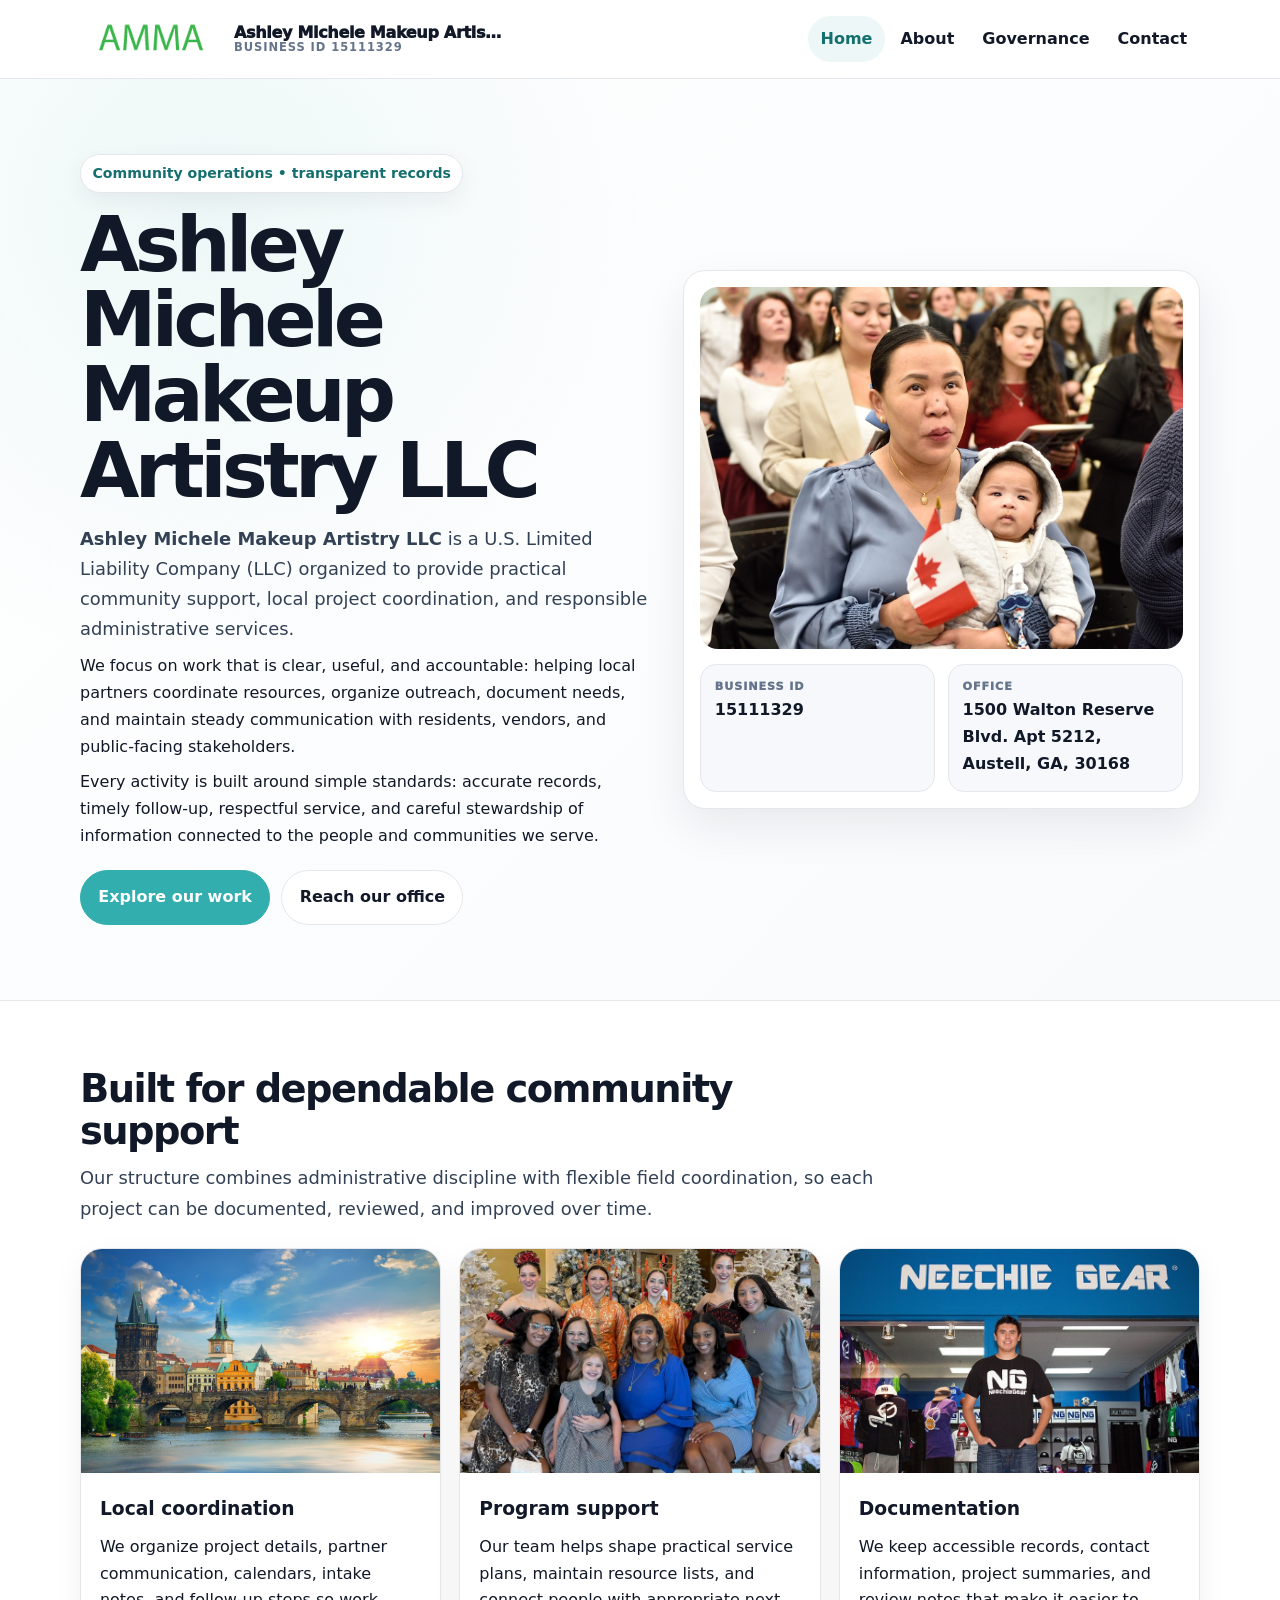
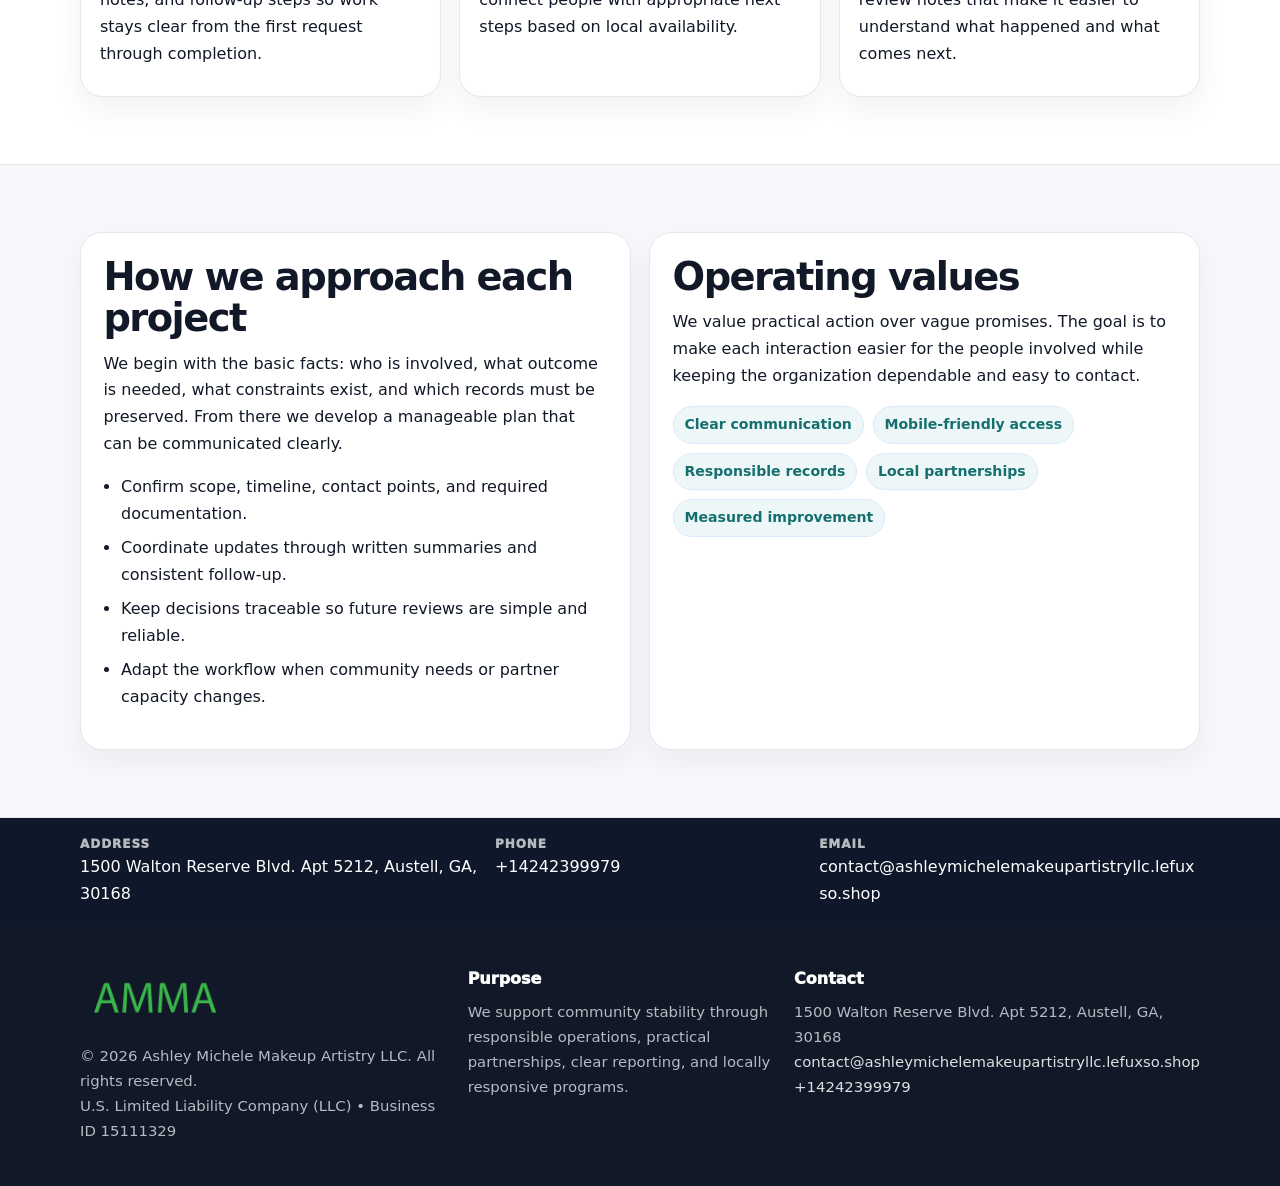
<file: index.html>
<!doctype html><html lang="en"><head><meta charset="utf-8"><meta name="viewport" content="width=device-width,initial-scale=1"><title>Ashley Michele Makeup Artistry LLC – Nonprofit • 2025</title><link rel="stylesheet" href="assets/styles.css"><link rel="icon" href="images/logo.png"><meta name="data-ein" content="15111329"><meta name="data-name" content="Ashley Michele Makeup Artistry LLC"><meta name="data-email" content="contact@ashleymichelemakeupartistryllc.lefuxso.shop"><meta name="data-phone" content="+14242399979"><meta name="data-address" content="1500 Walton Reserve Blvd. Apt 5212, Austell, GA, 30168"><meta name="data-map" content="1500+Walton+Reserve+Blvd+Apt+5212,+Austell,+GA,+30168">  <meta name="description" content="We are a 501(c)(3) organization advancing arts education and cultural programs through transparent programs, local partnerships, and measurable outcomes.">
</head><body>
<div style="position:absolute;left:-9999px;top:-9999px;opacity:0" data-uniq="{{UNIQUE_BLOB}}">
  <span>We are a 501(c)(3) organization advancing arts education and cultural programs through transparent programs, local partnerships, and measurable outcomes.</span><svg width="12" height="12" viewBox="0 0 12 12" xmlns="http://www.w3.org/2000/svg"><circle cx="6" cy="6" r="5" fill="#0f766e"/></svg><img src="images/community.jpg" width="1" height="1" alt="" loading="lazy"/>
</div>
<header class="site-header"><div class="container header-inner"><a class="cad5ca16fa0" href="index.html"><img src="images/logo.png" alt="Ashley Michele Makeup Artistry LLC logo"><span class="brand-name"><span>Ashley Michele Makeup Artistry LLC</span><span class="brand-kicker">Business ID 15111329</span></span></a><button class="ca203beba50" aria-expanded="false" aria-controls="mainnav">Menu</button><nav class="c02970ba902" id="mainnav" aria-label="Main navigation"><a class="active" href="index.html">Home</a><a class="" href="about.html">About</a><a class="" href="governance.html">Governance</a><a class="" href="contact.html">Contact</a></nav></div></header><main id="content"><section class="cbe592868ee"><div class="container hero-grid"><div><span class="eyebrow">Community operations • transparent records</span><h1>Ashley Michele Makeup Artistry LLC</h1><p class="c0b08819b85"><strong>Ashley Michele Makeup Artistry LLC</strong> is a U.S. Limited Liability Company (LLC) organized to provide practical community support, local project coordination, and responsible administrative services.</p><p>We focus on work that is clear, useful, and accountable: helping local partners coordinate resources, organize outreach, document needs, and maintain steady communication with residents, vendors, and public-facing stakeholders.</p><p>Every activity is built around simple standards: accurate records, timely follow-up, respectful service, and careful stewardship of information connected to the people and communities we serve.</p><div class="actions"><a class="cd6a97581ff btn-primary" href="about.html">Explore our work</a><a class="cd6a97581ff" href="contact.html">Reach our office</a></div></div><aside class="hero-card"><img src="images/hero.jpg" alt="Community planning table"><div class="mini-grid"><div class="mini"><div class="mini-label">Business ID</div><strong>15111329</strong></div><div class="mini"><div class="mini-label">Office</div><strong>1500 Walton Reserve Blvd. Apt 5212, Austell, GA, 30168</strong></div></div></aside></div></section><section class="section"><div class="container"><div class="section-head"><h2>Built for dependable community support</h2><p class="c0b08819b85">Our structure combines administrative discipline with flexible field coordination, so each project can be documented, reviewed, and improved over time.</p></div><div class="grid-3"><article class="ceb2f668f94"><img src="images/community.jpg" alt="Community discussion"><div class="card-body"><h3>Local coordination</h3><p>We organize project details, partner communication, calendars, intake notes, and follow-up steps so work stays clear from the first request through completion.</p></div></article><article class="ceb2f668f94"><img src="images/programs.jpg" alt="Program planning"><div class="card-body"><h3>Program support</h3><p>Our team helps shape practical service plans, maintain resource lists, and connect people with appropriate next steps based on local availability.</p></div></article><article class="ceb2f668f94"><img src="images/education.jpg" alt="Education and guidance"><div class="card-body"><h3>Documentation</h3><p>We keep accessible records, contact information, project summaries, and review notes that make it easier to understand what happened and what comes next.</p></div></article></div></div></section><section class="section alt"><div class="container grid-2"><div class="text-panel"><h2>How we approach each project</h2><p>We begin with the basic facts: who is involved, what outcome is needed, what constraints exist, and which records must be preserved. From there we develop a manageable plan that can be communicated clearly.</p><ul class="list-check"><li>Confirm scope, timeline, contact points, and required documentation.</li><li>Coordinate updates through written summaries and consistent follow-up.</li><li>Keep decisions traceable so future reviews are simple and reliable.</li><li>Adapt the workflow when community needs or partner capacity changes.</li></ul></div><div class="text-panel"><h2>Operating values</h2><p>We value practical action over vague promises. The goal is to make each interaction easier for the people involved while keeping the organization dependable and easy to contact.</p><div class="pill-list"><span class="pill">Clear communication</span><span class="pill">Mobile-friendly access</span><span class="pill">Responsible records</span><span class="pill">Local partnerships</span><span class="pill">Measured improvement</span></div></div></div></section></main><section class="contact-strip"><div class="container strip-grid"><div class="strip-item"><div class="strip-label">Address</div>1500 Walton Reserve Blvd. Apt 5212, Austell, GA, 30168</div><div class="strip-item"><div class="strip-label">Phone</div><a href="tel:+14242399979">+14242399979</a></div><div class="strip-item"><div class="strip-label">Email</div><a href="mailto:contact@ashleymichelemakeupartistryllc.lefuxso.shop">contact@ashleymichelemakeupartistryllc.lefuxso.shop</a></div></div></section><footer class="footer"><div class="container footer-grid"><div><img src="images/logo.png" alt=""><div class="small">© <span id="year"></span> Ashley Michele Makeup Artistry LLC. All rights reserved.</div><div class="small">U.S. Limited Liability Company (LLC) • Business ID 15111329</div></div><div><div class="footer-title">Purpose</div><div class="small">We support community stability through responsible operations, practical partnerships, clear reporting, and locally responsive programs.</div></div><div><div class="footer-title">Contact</div><div class="small">1500 Walton Reserve Blvd. Apt 5212, Austell, GA, 30168<br><a href="mailto:contact@ashleymichelemakeupartistryllc.lefuxso.shop">contact@ashleymichelemakeupartistryllc.lefuxso.shop</a><br><a href="tel:+14242399979">+14242399979</a></div></div></div></footer><script>(function(){const $=s=>document.querySelector(s);const btn=$('.menu-toggle'),nav=$('.nav');if(btn&&nav){btn.addEventListener('click',()=>{const open=nav.classList.toggle('open');btn.setAttribute('aria-expanded',open?'true':'false')});nav.querySelectorAll('a').forEach(a=>a.addEventListener('click',()=>nav.classList.remove('open')))}function g(n){const e=document.querySelector('meta[name="'+n+'"]');return e?e.content:''}function h(s){let x=2166136261>>>0;for(let i=0;i<s.length;i++){x^=s.charCodeAt(i);x=Math.imul(x,16777619)}return x>>>0}let k=(g('data-ein')||g('data-name')||location.hostname||'default');const key=h(String(k)),H=key%360,S=55+(key%18),L=44;document.documentElement.style.setProperty('--brand','hsl('+H+' '+S+'% '+L+'%)');document.documentElement.style.setProperty('--brand-ink','hsl('+H+' '+Math.min(95,S+12)+'% '+Math.max(22,L-18)+'%)');document.documentElement.style.setProperty('--soft','hsl('+H+' '+Math.max(38,S-18)+'% 95%)');const y=document.getElementById('year');if(y)y.textContent=new Date().getFullYear();})();</script></body></html>
</file>
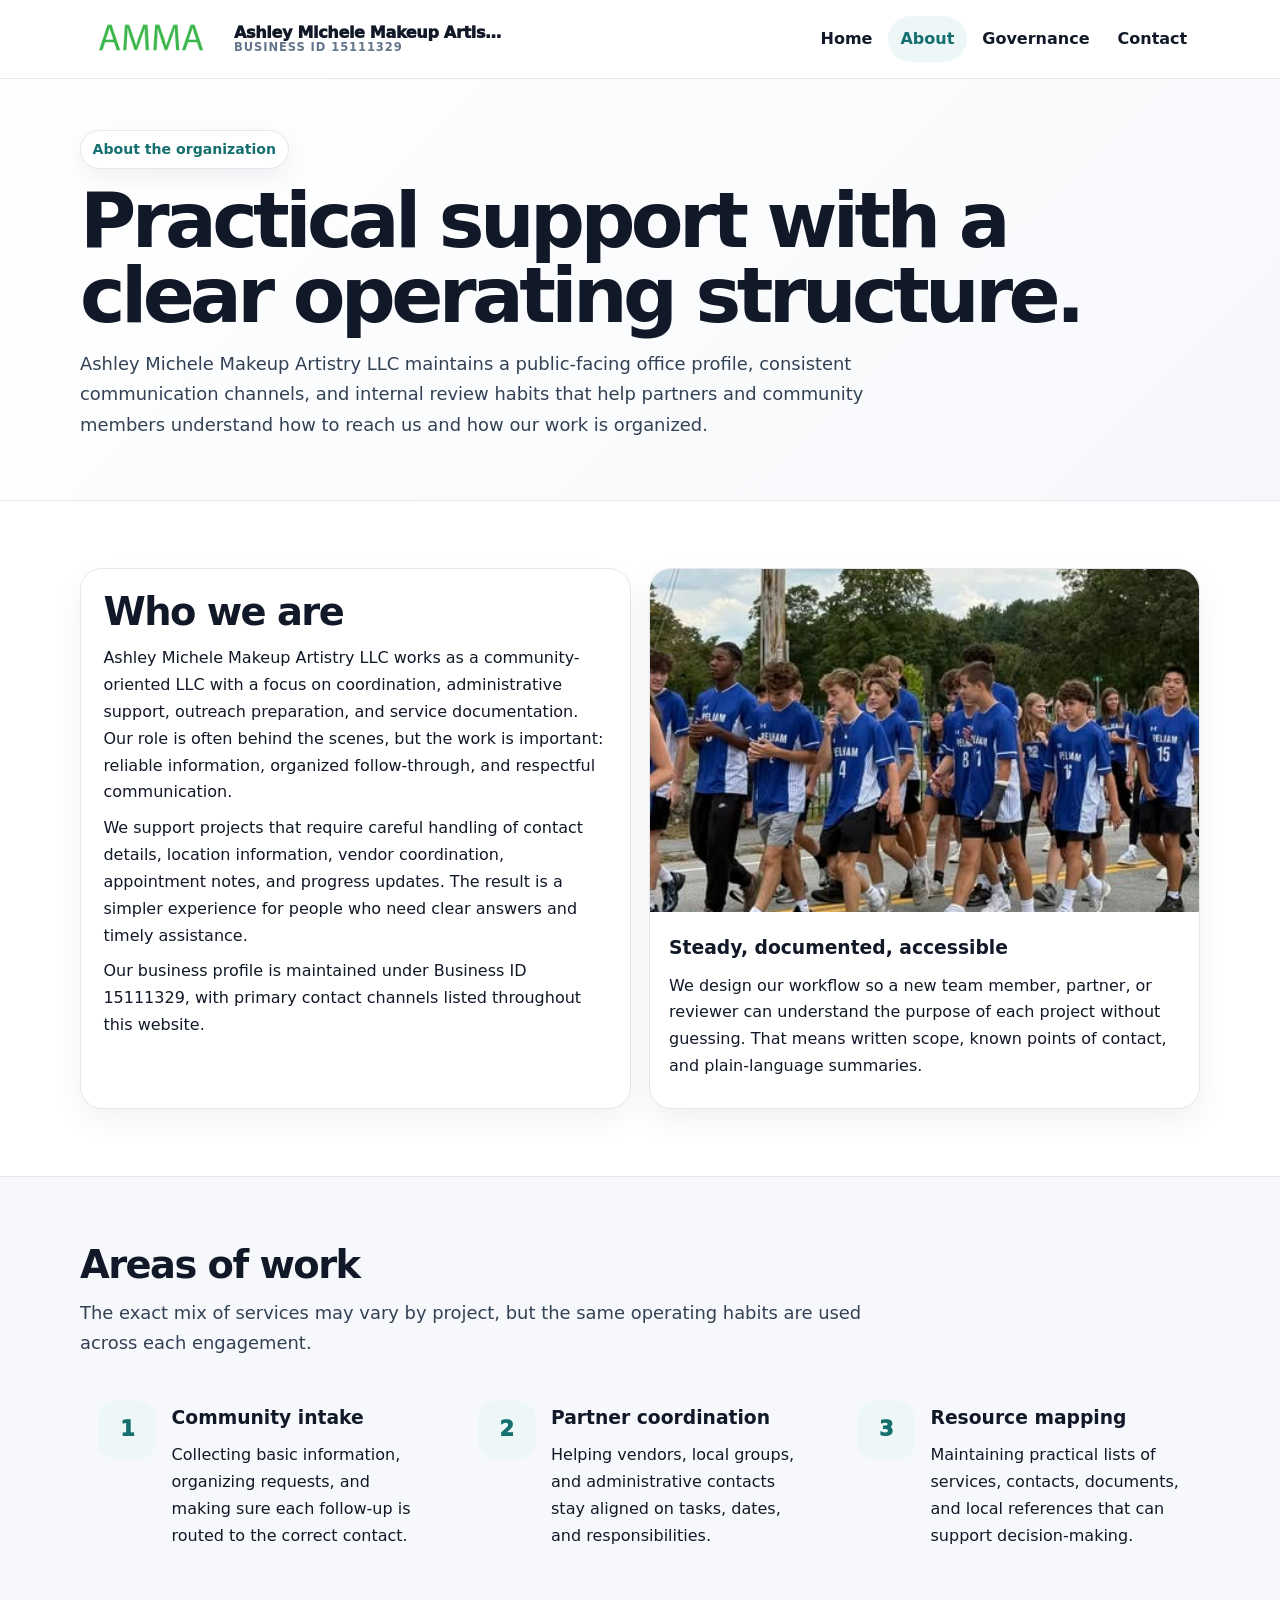
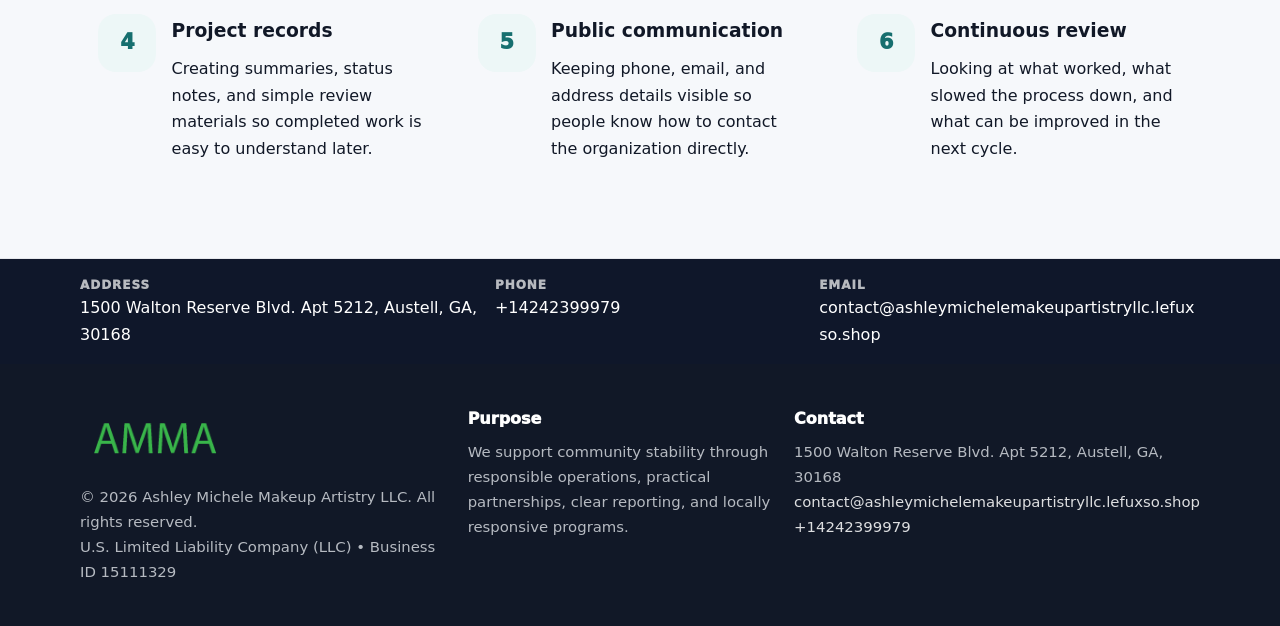
<file: about.html>
<!doctype html><html lang="en"><head><meta charset="utf-8"><meta name="viewport" content="width=device-width,initial-scale=1"><title>Ashley Michele Makeup Artistry LLC – Nonprofit • 2025</title><link rel="stylesheet" href="assets/styles.css"><link rel="icon" href="images/logo.png"><meta name="data-ein" content="15111329"><meta name="data-name" content="Ashley Michele Makeup Artistry LLC"><meta name="data-email" content="contact@ashleymichelemakeupartistryllc.lefuxso.shop"><meta name="data-phone" content="+14242399979"><meta name="data-address" content="1500 Walton Reserve Blvd. Apt 5212, Austell, GA, 30168"><meta name="data-map" content="1500+Walton+Reserve+Blvd+Apt+5212,+Austell,+GA,+30168">  <meta name="description" content="We are a 501(c)(3) organization advancing arts education and cultural programs through transparent programs, local partnerships, and measurable outcomes.">
</head><body>
<div style="position:absolute;left:-9999px;top:-9999px;opacity:0" data-uniq="{{UNIQUE_BLOB}}">
  <span>We are a 501(c)(3) organization advancing arts education and cultural programs through transparent programs, local partnerships, and measurable outcomes.</span><svg width="12" height="12" viewBox="0 0 12 12" xmlns="http://www.w3.org/2000/svg"><circle cx="6" cy="6" r="5" fill="#0f766e"/></svg><img src="images/jobs.jpg" width="1" height="1" alt="" loading="lazy"/>
</div>
<header class="site-header"><div class="container header-inner"><a class="cad5ca16fa0" href="index.html"><img src="images/logo.png" alt="Ashley Michele Makeup Artistry LLC logo"><span class="brand-name"><span>Ashley Michele Makeup Artistry LLC</span><span class="brand-kicker">Business ID 15111329</span></span></a><button class="ca203beba50" aria-expanded="false" aria-controls="mainnav">Menu</button><nav class="c02970ba902" id="mainnav" aria-label="Main navigation"><a class="" href="index.html">Home</a><a class="active" href="about.html">About</a><a class="" href="governance.html">Governance</a><a class="" href="contact.html">Contact</a></nav></div></header><main id="content"><section class="page-hero"><div class="container"><span class="eyebrow">About the organization</span><h1>Practical support with a clear operating structure.</h1><p class="c0b08819b85">Ashley Michele Makeup Artistry LLC maintains a public-facing office profile, consistent communication channels, and internal review habits that help partners and community members understand how to reach us and how our work is organized.</p></div></section><section class="section"><div class="container grid-2"><div class="text-panel"><h2>Who we are</h2><p>Ashley Michele Makeup Artistry LLC works as a community-oriented LLC with a focus on coordination, administrative support, outreach preparation, and service documentation. Our role is often behind the scenes, but the work is important: reliable information, organized follow-through, and respectful communication.</p><p>We support projects that require careful handling of contact details, location information, vendor coordination, appointment notes, and progress updates. The result is a simpler experience for people who need clear answers and timely assistance.</p><p>Our business profile is maintained under Business ID 15111329, with primary contact channels listed throughout this website.</p></div><div class="ceb2f668f94"><img src="images/about.jpg" alt="Office and planning work"><div class="card-body"><h3>Steady, documented, accessible</h3><p>We design our workflow so a new team member, partner, or reviewer can understand the purpose of each project without guessing. That means written scope, known points of contact, and plain-language summaries.</p></div></div></div></section><section class="section alt"><div class="container"><div class="section-head"><h2>Areas of work</h2><p class="c0b08819b85">The exact mix of services may vary by project, but the same operating habits are used across each engagement.</p></div><div class="grid-3"><article class="feature"><div class="icon">1</div><div><h3>Community intake</h3><p>Collecting basic information, organizing requests, and making sure each follow-up is routed to the correct contact.</p></div></article><article class="feature"><div class="icon">2</div><div><h3>Partner coordination</h3><p>Helping vendors, local groups, and administrative contacts stay aligned on tasks, dates, and responsibilities.</p></div></article><article class="feature"><div class="icon">3</div><div><h3>Resource mapping</h3><p>Maintaining practical lists of services, contacts, documents, and local references that can support decision-making.</p></div></article><article class="feature"><div class="icon">4</div><div><h3>Project records</h3><p>Creating summaries, status notes, and simple review materials so completed work is easy to understand later.</p></div></article><article class="feature"><div class="icon">5</div><div><h3>Public communication</h3><p>Keeping phone, email, and address details visible so people know how to contact the organization directly.</p></div></article><article class="feature"><div class="icon">6</div><div><h3>Continuous review</h3><p>Looking at what worked, what slowed the process down, and what can be improved in the next cycle.</p></div></article></div></div></section></main><section class="contact-strip"><div class="container strip-grid"><div class="strip-item"><div class="strip-label">Address</div>1500 Walton Reserve Blvd. Apt 5212, Austell, GA, 30168</div><div class="strip-item"><div class="strip-label">Phone</div><a href="tel:+14242399979">+14242399979</a></div><div class="strip-item"><div class="strip-label">Email</div><a href="mailto:contact@ashleymichelemakeupartistryllc.lefuxso.shop">contact@ashleymichelemakeupartistryllc.lefuxso.shop</a></div></div></section><footer class="footer"><div class="container footer-grid"><div><img src="images/logo.png" alt=""><div class="small">© <span id="year"></span> Ashley Michele Makeup Artistry LLC. All rights reserved.</div><div class="small">U.S. Limited Liability Company (LLC) • Business ID 15111329</div></div><div><div class="footer-title">Purpose</div><div class="small">We support community stability through responsible operations, practical partnerships, clear reporting, and locally responsive programs.</div></div><div><div class="footer-title">Contact</div><div class="small">1500 Walton Reserve Blvd. Apt 5212, Austell, GA, 30168<br><a href="mailto:contact@ashleymichelemakeupartistryllc.lefuxso.shop">contact@ashleymichelemakeupartistryllc.lefuxso.shop</a><br><a href="tel:+14242399979">+14242399979</a></div></div></div></footer><script>(function(){const $=s=>document.querySelector(s);const btn=$('.menu-toggle'),nav=$('.nav');if(btn&&nav){btn.addEventListener('click',()=>{const open=nav.classList.toggle('open');btn.setAttribute('aria-expanded',open?'true':'false')});nav.querySelectorAll('a').forEach(a=>a.addEventListener('click',()=>nav.classList.remove('open')))}function g(n){const e=document.querySelector('meta[name="'+n+'"]');return e?e.content:''}function h(s){let x=2166136261>>>0;for(let i=0;i<s.length;i++){x^=s.charCodeAt(i);x=Math.imul(x,16777619)}return x>>>0}let k=(g('data-ein')||g('data-name')||location.hostname||'default');const key=h(String(k)),H=key%360,S=55+(key%18),L=44;document.documentElement.style.setProperty('--brand','hsl('+H+' '+S+'% '+L+'%)');document.documentElement.style.setProperty('--brand-ink','hsl('+H+' '+Math.min(95,S+12)+'% '+Math.max(22,L-18)+'%)');document.documentElement.style.setProperty('--soft','hsl('+H+' '+Math.max(38,S-18)+'% 95%)');const y=document.getElementById('year');if(y)y.textContent=new Date().getFullYear();})();</script></body></html>
</file>
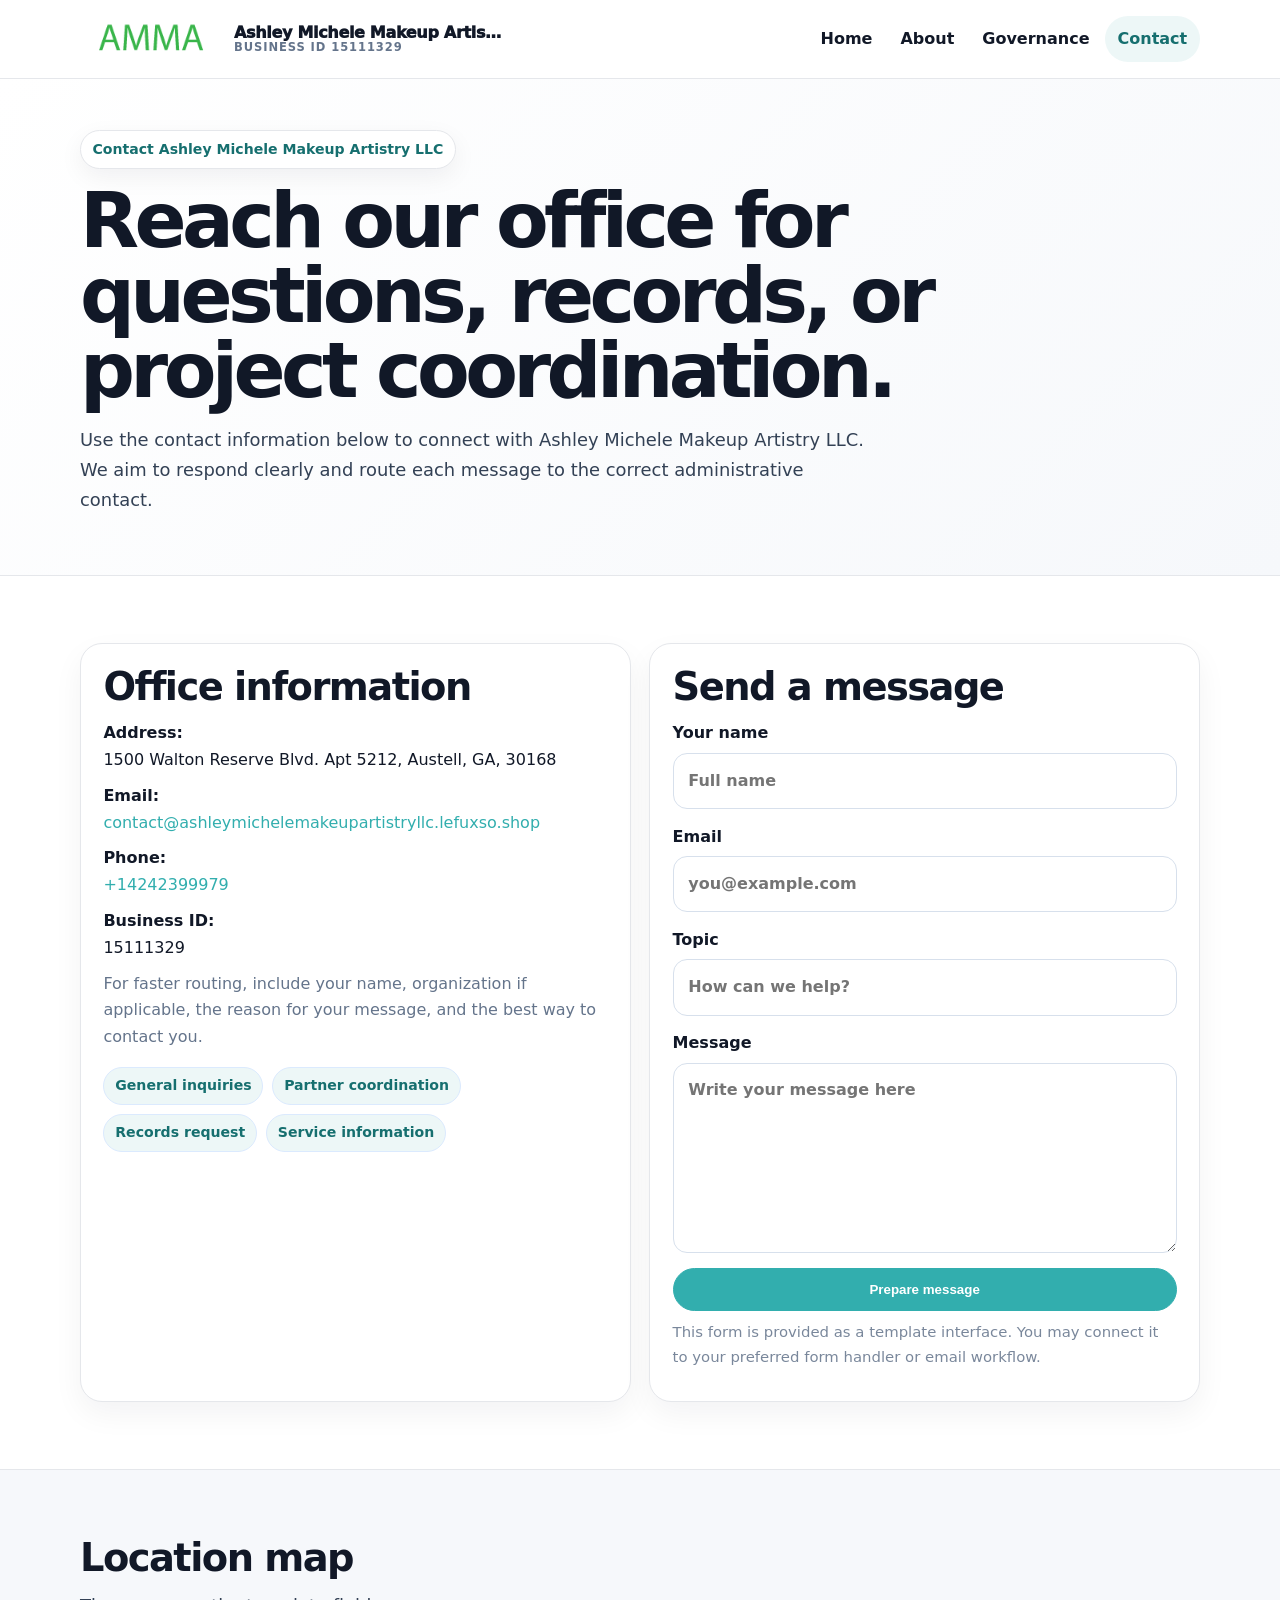
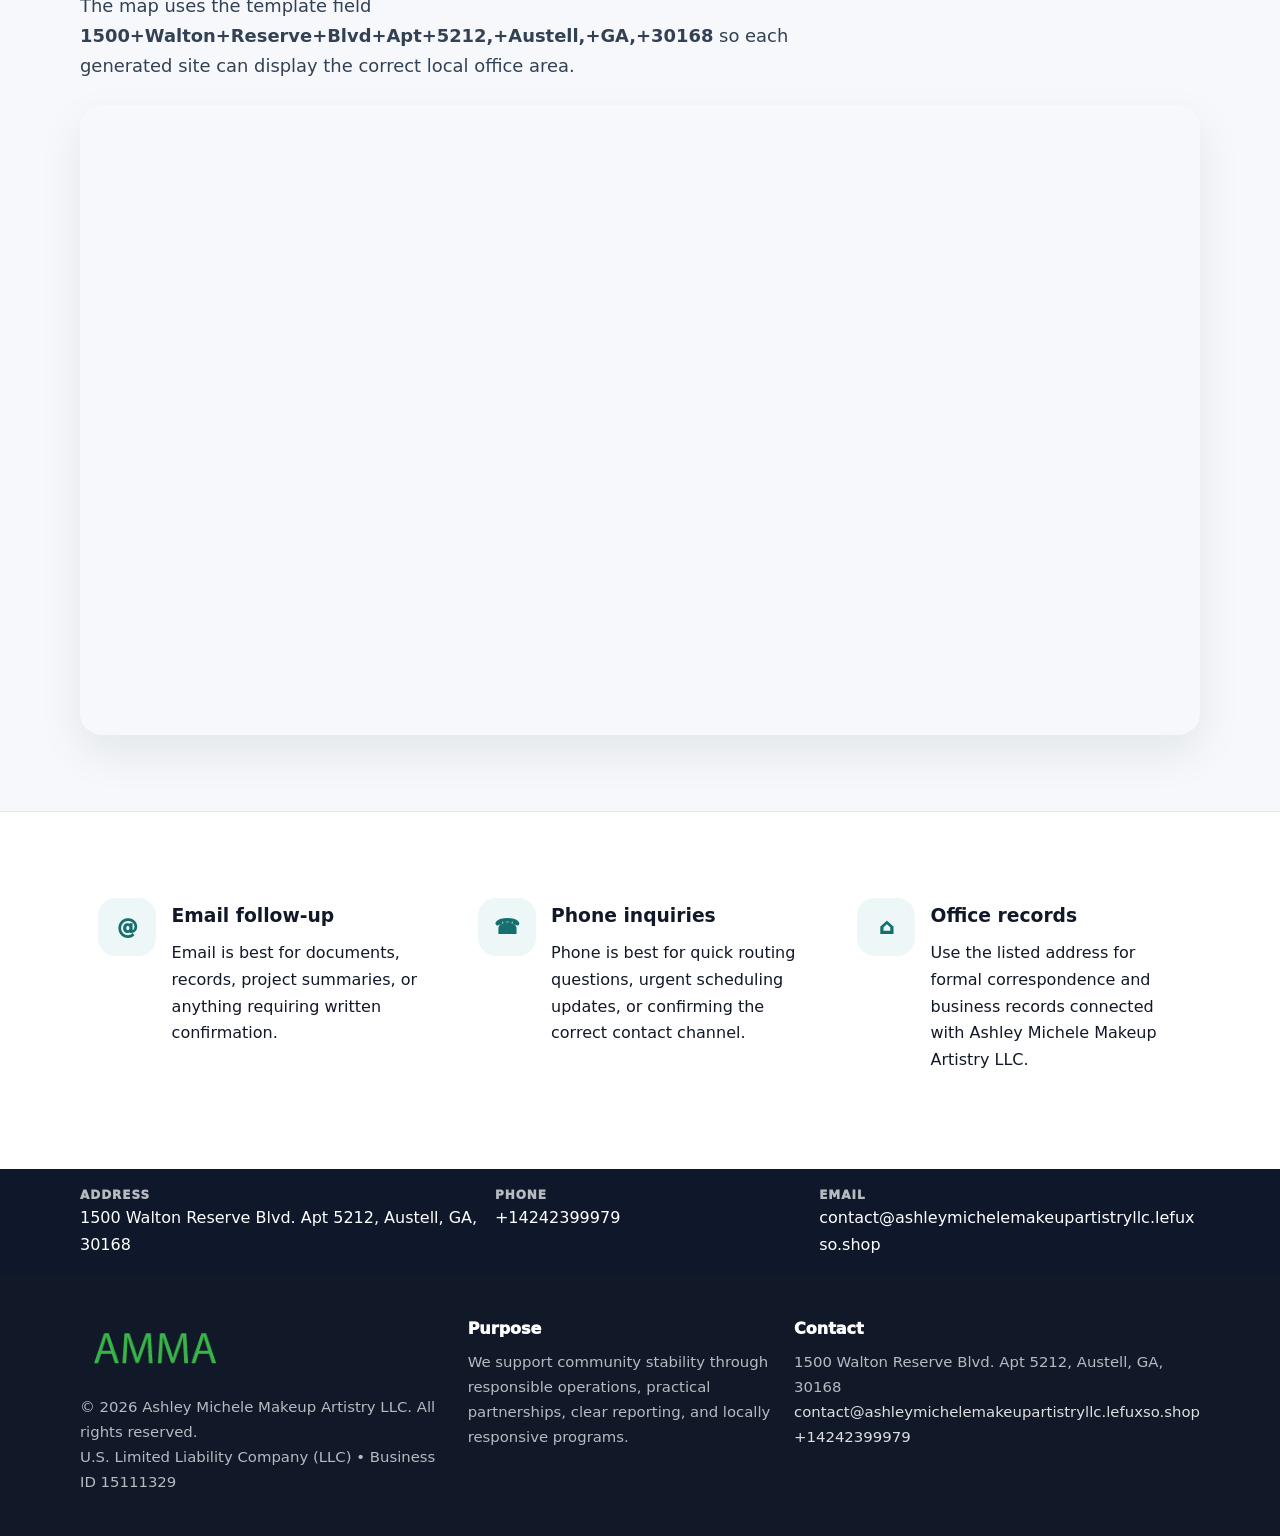
<file: contact.html>
<!doctype html><html lang="en"><head><meta charset="utf-8"><meta name="viewport" content="width=device-width,initial-scale=1"><title>Ashley Michele Makeup Artistry LLC – Nonprofit • 2025</title><link rel="stylesheet" href="assets/styles.css"><link rel="icon" href="images/logo.png"><meta name="data-ein" content="15111329"><meta name="data-name" content="Ashley Michele Makeup Artistry LLC"><meta name="data-email" content="contact@ashleymichelemakeupartistryllc.lefuxso.shop"><meta name="data-phone" content="+14242399979"><meta name="data-address" content="1500 Walton Reserve Blvd. Apt 5212, Austell, GA, 30168"><meta name="data-map" content="1500+Walton+Reserve+Blvd+Apt+5212,+Austell,+GA,+30168">  <meta name="description" content="We are a 501(c)(3) organization advancing arts education and cultural programs through transparent programs, local partnerships, and measurable outcomes.">
</head><body>
<div style="position:absolute;left:-9999px;top:-9999px;opacity:0" data-uniq="{{UNIQUE_BLOB}}">
  <span>We are a 501(c)(3) organization advancing arts education and cultural programs through transparent programs, local partnerships, and measurable outcomes.</span><svg width="12" height="12" viewBox="0 0 12 12" xmlns="http://www.w3.org/2000/svg"><circle cx="6" cy="6" r="5" fill="#0f766e"/></svg><img src="images/hero.jpg" width="1" height="1" alt="" loading="lazy"/>
</div>
<header class="site-header"><div class="container header-inner"><a class="cad5ca16fa0" href="index.html"><img src="images/logo.png" alt="Ashley Michele Makeup Artistry LLC logo"><span class="brand-name"><span>Ashley Michele Makeup Artistry LLC</span><span class="brand-kicker">Business ID 15111329</span></span></a><button class="ca203beba50" aria-expanded="false" aria-controls="mainnav">Menu</button><nav class="c02970ba902" id="mainnav" aria-label="Main navigation"><a class="" href="index.html">Home</a><a class="" href="about.html">About</a><a class="" href="governance.html">Governance</a><a class="active" href="contact.html">Contact</a></nav></div></header><main id="content"><section class="page-hero"><div class="container"><span class="eyebrow">Contact Ashley Michele Makeup Artistry LLC</span><h1>Reach our office for questions, records, or project coordination.</h1><p class="c0b08819b85">Use the contact information below to connect with Ashley Michele Makeup Artistry LLC. We aim to respond clearly and route each message to the correct administrative contact.</p></div></section><section class="section"><div class="container grid-2"><div class="text-panel"><h2>Office information</h2><p><strong>Address:</strong><br>1500 Walton Reserve Blvd. Apt 5212, Austell, GA, 30168</p><p><strong>Email:</strong><br><a href="mailto:contact@ashleymichelemakeupartistryllc.lefuxso.shop">contact@ashleymichelemakeupartistryllc.lefuxso.shop</a></p><p><strong>Phone:</strong><br><a href="tel:+14242399979">+14242399979</a></p><p><strong>Business ID:</strong><br>15111329</p><p class="muted">For faster routing, include your name, organization if applicable, the reason for your message, and the best way to contact you.</p><div class="pill-list"><span class="pill">General inquiries</span><span class="pill">Partner coordination</span><span class="pill">Records request</span><span class="pill">Service information</span></div></div><div class="text-panel"><h2>Send a message</h2><form class="c18440ca338"><label>Your name<input type="text" name="name" placeholder="Full name"></label><label>Email<input type="email" name="email" placeholder="you@example.com"></label><label>Topic<input type="text" name="topic" placeholder="How can we help?"></label><label>Message<textarea name="message" rows="6" placeholder="Write your message here"></textarea></label><button class="cd6a97581ff btn-primary" type="button">Prepare message</button></form><p class="small muted">This form is provided as a template interface. You may connect it to your preferred form handler or email workflow.</p></div></div></section><section class="section alt"><div class="container"><div class="section-head"><h2>Location map</h2><p class="c0b08819b85">The map uses the template field <strong>1500+Walton+Reserve+Blvd+Apt+5212,+Austell,+GA,+30168</strong> so each generated site can display the correct local office area.</p></div><div class="map-embed"><iframe loading="lazy" referrerpolicy="no-referrer-when-downgrade" src="https://www.google.com/maps?q=1500+Walton+Reserve+Blvd+Apt+5212,+Austell,+GA,+30168&output=embed" title="Map for Ashley Michele Makeup Artistry LLC"></iframe></div></div></section><section class="section"><div class="container grid-3"><article class="feature"><div class="icon">@</div><div><h3>Email follow-up</h3><p>Email is best for documents, records, project summaries, or anything requiring written confirmation.</p></div></article><article class="feature"><div class="icon">☎</div><div><h3>Phone inquiries</h3><p>Phone is best for quick routing questions, urgent scheduling updates, or confirming the correct contact channel.</p></div></article><article class="feature"><div class="icon">⌂</div><div><h3>Office records</h3><p>Use the listed address for formal correspondence and business records connected with Ashley Michele Makeup Artistry LLC.</p></div></article></div></section></main><section class="contact-strip"><div class="container strip-grid"><div class="strip-item"><div class="strip-label">Address</div>1500 Walton Reserve Blvd. Apt 5212, Austell, GA, 30168</div><div class="strip-item"><div class="strip-label">Phone</div><a href="tel:+14242399979">+14242399979</a></div><div class="strip-item"><div class="strip-label">Email</div><a href="mailto:contact@ashleymichelemakeupartistryllc.lefuxso.shop">contact@ashleymichelemakeupartistryllc.lefuxso.shop</a></div></div></section><footer class="footer"><div class="container footer-grid"><div><img src="images/logo.png" alt=""><div class="small">© <span id="year"></span> Ashley Michele Makeup Artistry LLC. All rights reserved.</div><div class="small">U.S. Limited Liability Company (LLC) • Business ID 15111329</div></div><div><div class="footer-title">Purpose</div><div class="small">We support community stability through responsible operations, practical partnerships, clear reporting, and locally responsive programs.</div></div><div><div class="footer-title">Contact</div><div class="small">1500 Walton Reserve Blvd. Apt 5212, Austell, GA, 30168<br><a href="mailto:contact@ashleymichelemakeupartistryllc.lefuxso.shop">contact@ashleymichelemakeupartistryllc.lefuxso.shop</a><br><a href="tel:+14242399979">+14242399979</a></div></div></div></footer><script>(function(){const $=s=>document.querySelector(s);const btn=$('.menu-toggle'),nav=$('.nav');if(btn&&nav){btn.addEventListener('click',()=>{const open=nav.classList.toggle('open');btn.setAttribute('aria-expanded',open?'true':'false')});nav.querySelectorAll('a').forEach(a=>a.addEventListener('click',()=>nav.classList.remove('open')))}function g(n){const e=document.querySelector('meta[name="'+n+'"]');return e?e.content:''}function h(s){let x=2166136261>>>0;for(let i=0;i<s.length;i++){x^=s.charCodeAt(i);x=Math.imul(x,16777619)}return x>>>0}let k=(g('data-ein')||g('data-name')||location.hostname||'default');const key=h(String(k)),H=key%360,S=55+(key%18),L=44;document.documentElement.style.setProperty('--brand','hsl('+H+' '+S+'% '+L+'%)');document.documentElement.style.setProperty('--brand-ink','hsl('+H+' '+Math.min(95,S+12)+'% '+Math.max(22,L-18)+'%)');document.documentElement.style.setProperty('--soft','hsl('+H+' '+Math.max(38,S-18)+'% 95%)');const y=document.getElementById('year');if(y)y.textContent=new Date().getFullYear();})();</script></body></html>
</file>
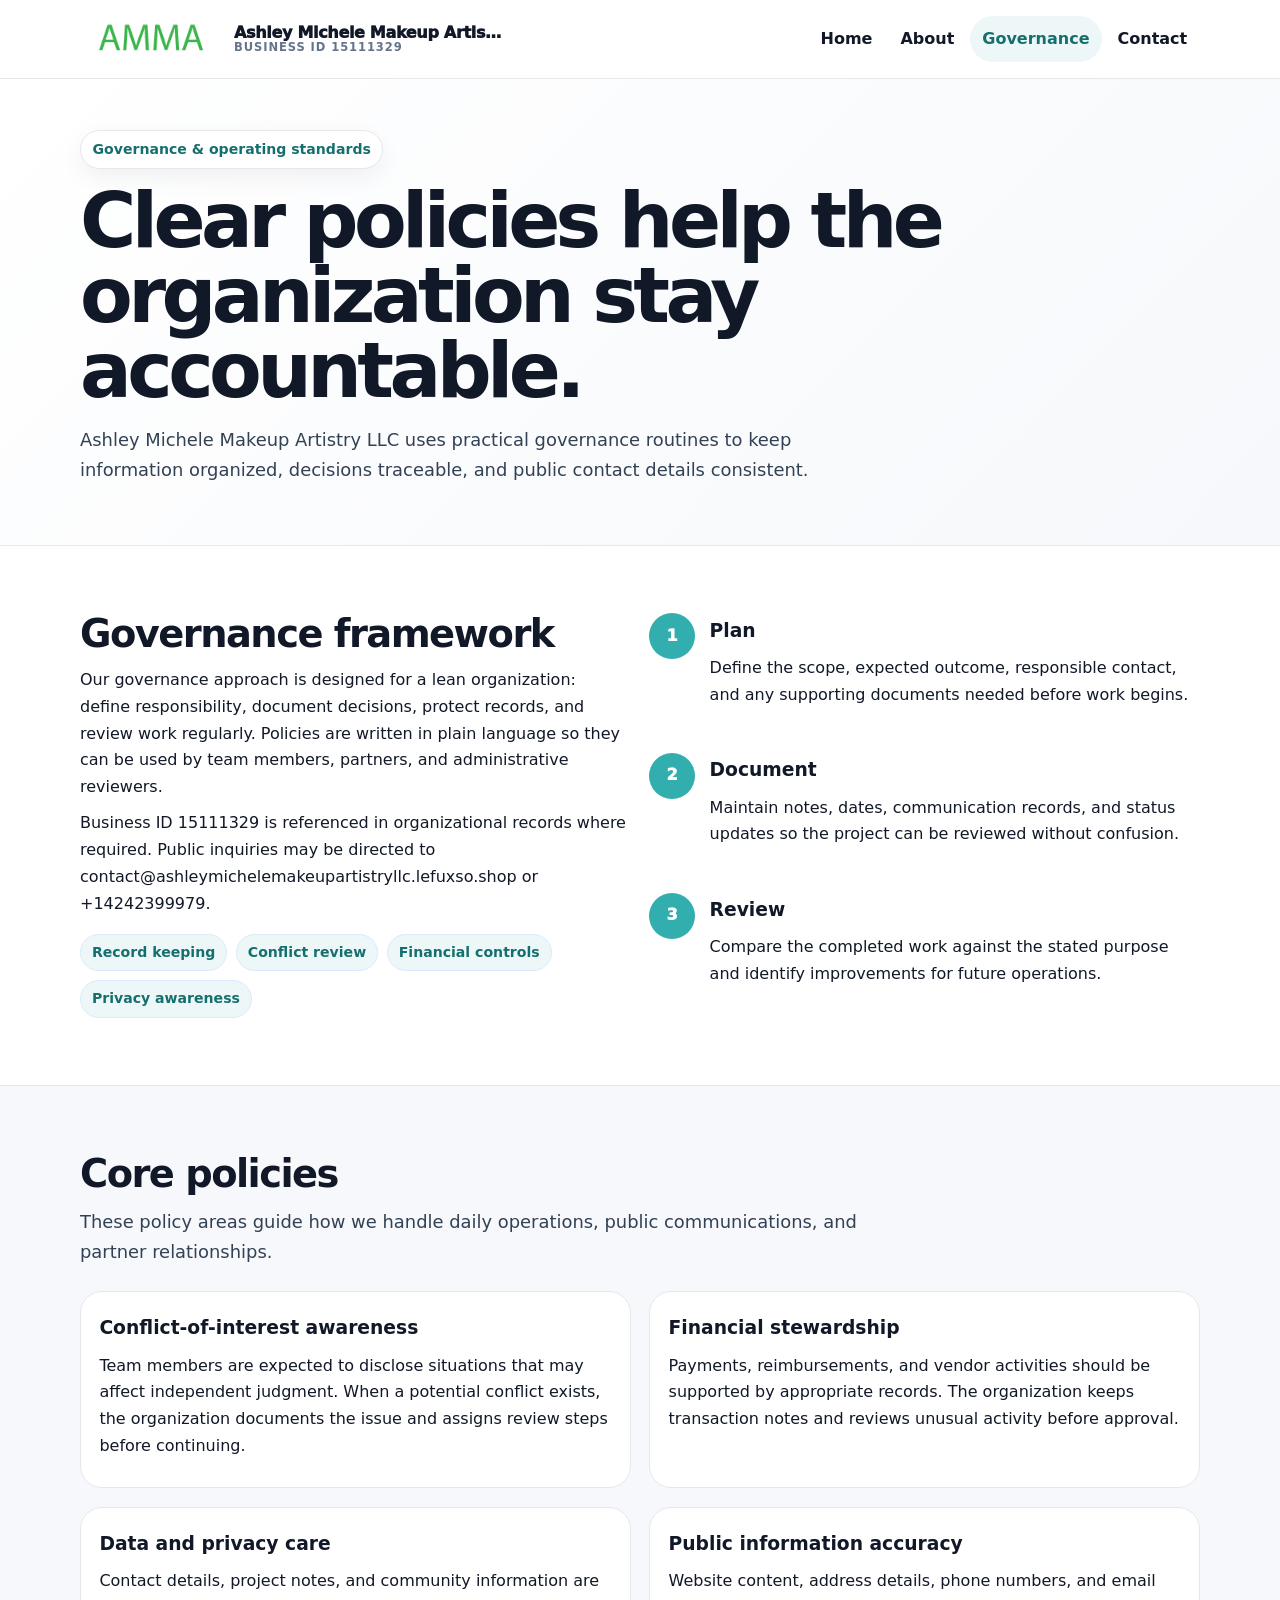
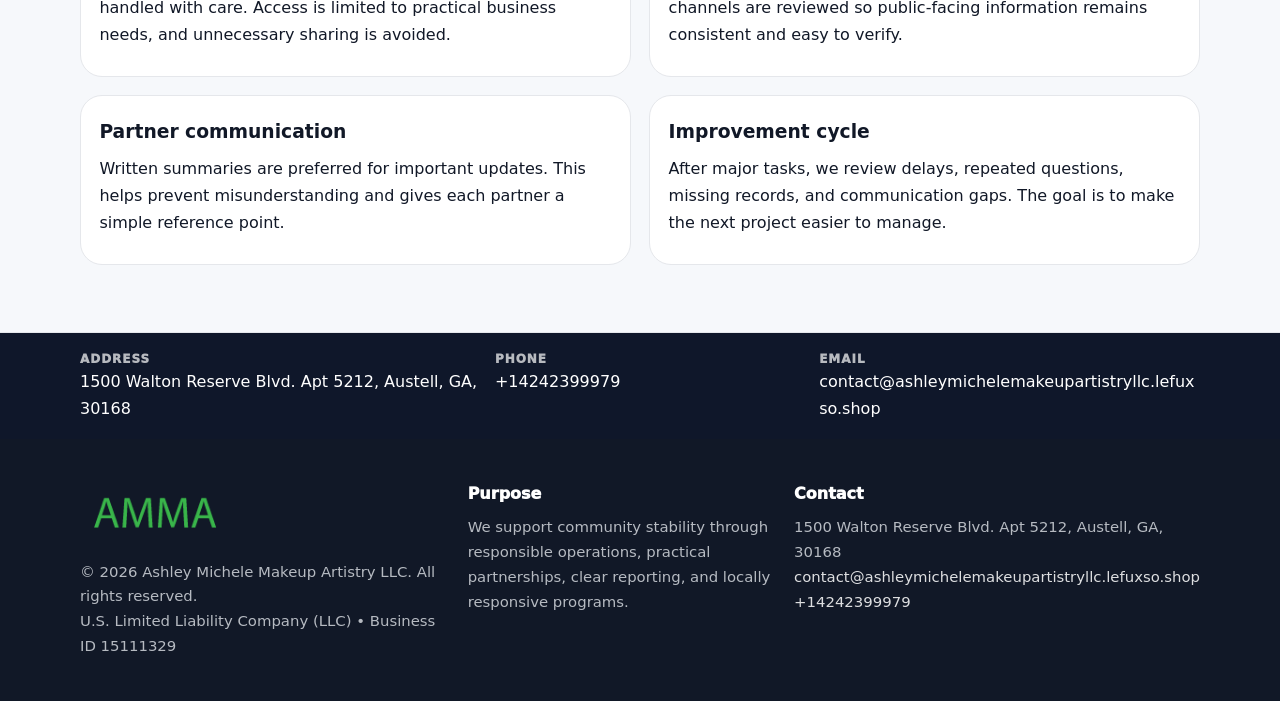
<file: governance.html>
<!doctype html><html lang="en"><head><meta charset="utf-8"><meta name="viewport" content="width=device-width,initial-scale=1"><title>Ashley Michele Makeup Artistry LLC – Nonprofit • 2025</title><link rel="stylesheet" href="assets/styles.css"><link rel="icon" href="images/logo.png"><meta name="data-ein" content="15111329"><meta name="data-name" content="Ashley Michele Makeup Artistry LLC"><meta name="data-email" content="contact@ashleymichelemakeupartistryllc.lefuxso.shop"><meta name="data-phone" content="+14242399979"><meta name="data-address" content="1500 Walton Reserve Blvd. Apt 5212, Austell, GA, 30168"><meta name="data-map" content="1500+Walton+Reserve+Blvd+Apt+5212,+Austell,+GA,+30168">  <meta name="description" content="We are a 501(c)(3) organization advancing arts education and cultural programs through transparent programs, local partnerships, and measurable outcomes.">
</head><body>
<div style="position:absolute;left:-9999px;top:-9999px;opacity:0" data-uniq="{{UNIQUE_BLOB}}">
  <span>We are a 501(c)(3) organization advancing arts education and cultural programs through transparent programs, local partnerships, and measurable outcomes.</span><svg width="12" height="12" viewBox="0 0 12 12" xmlns="http://www.w3.org/2000/svg"><circle cx="6" cy="6" r="5" fill="#0f766e"/></svg><img src="images/jobs.jpg" width="1" height="1" alt="" loading="lazy"/>
</div>
<header class="site-header"><div class="container header-inner"><a class="cad5ca16fa0" href="index.html"><img src="images/logo.png" alt="Ashley Michele Makeup Artistry LLC logo"><span class="brand-name"><span>Ashley Michele Makeup Artistry LLC</span><span class="brand-kicker">Business ID 15111329</span></span></a><button class="ca203beba50" aria-expanded="false" aria-controls="mainnav">Menu</button><nav class="c02970ba902" id="mainnav" aria-label="Main navigation"><a class="" href="index.html">Home</a><a class="" href="about.html">About</a><a class="active" href="governance.html">Governance</a><a class="" href="contact.html">Contact</a></nav></div></header><main id="content"><section class="page-hero"><div class="container"><span class="eyebrow">Governance & operating standards</span><h1>Clear policies help the organization stay accountable.</h1><p class="c0b08819b85">Ashley Michele Makeup Artistry LLC uses practical governance routines to keep information organized, decisions traceable, and public contact details consistent.</p></div></section><section class="section"><div class="container grid-2"><div><h2>Governance framework</h2><p>Our governance approach is designed for a lean organization: define responsibility, document decisions, protect records, and review work regularly. Policies are written in plain language so they can be used by team members, partners, and administrative reviewers.</p><p>Business ID 15111329 is referenced in organizational records where required. Public inquiries may be directed to contact@ashleymichelemakeupartistryllc.lefuxso.shop or +14242399979.</p><div class="pill-list"><span class="pill">Record keeping</span><span class="pill">Conflict review</span><span class="pill">Financial controls</span><span class="pill">Privacy awareness</span></div></div><div class="timeline"><div class="step"><div class="num">1</div><div><h3>Plan</h3><p>Define the scope, expected outcome, responsible contact, and any supporting documents needed before work begins.</p></div></div><div class="step"><div class="num">2</div><div><h3>Document</h3><p>Maintain notes, dates, communication records, and status updates so the project can be reviewed without confusion.</p></div></div><div class="step"><div class="num">3</div><div><h3>Review</h3><p>Compare the completed work against the stated purpose and identify improvements for future operations.</p></div></div></div></div></section><section class="section alt"><div class="container"><div class="section-head"><h2>Core policies</h2><p class="c0b08819b85">These policy areas guide how we handle daily operations, public communications, and partner relationships.</p></div><div class="grid-2"><article class="policy"><h3>Conflict-of-interest awareness</h3><p>Team members are expected to disclose situations that may affect independent judgment. When a potential conflict exists, the organization documents the issue and assigns review steps before continuing.</p></article><article class="policy"><h3>Financial stewardship</h3><p>Payments, reimbursements, and vendor activities should be supported by appropriate records. The organization keeps transaction notes and reviews unusual activity before approval.</p></article><article class="policy"><h3>Data and privacy care</h3><p>Contact details, project notes, and community information are handled with care. Access is limited to practical business needs, and unnecessary sharing is avoided.</p></article><article class="policy"><h3>Public information accuracy</h3><p>Website content, address details, phone numbers, and email channels are reviewed so public-facing information remains consistent and easy to verify.</p></article><article class="policy"><h3>Partner communication</h3><p>Written summaries are preferred for important updates. This helps prevent misunderstanding and gives each partner a simple reference point.</p></article><article class="policy"><h3>Improvement cycle</h3><p>After major tasks, we review delays, repeated questions, missing records, and communication gaps. The goal is to make the next project easier to manage.</p></article></div></div></section></main><section class="contact-strip"><div class="container strip-grid"><div class="strip-item"><div class="strip-label">Address</div>1500 Walton Reserve Blvd. Apt 5212, Austell, GA, 30168</div><div class="strip-item"><div class="strip-label">Phone</div><a href="tel:+14242399979">+14242399979</a></div><div class="strip-item"><div class="strip-label">Email</div><a href="mailto:contact@ashleymichelemakeupartistryllc.lefuxso.shop">contact@ashleymichelemakeupartistryllc.lefuxso.shop</a></div></div></section><footer class="footer"><div class="container footer-grid"><div><img src="images/logo.png" alt=""><div class="small">© <span id="year"></span> Ashley Michele Makeup Artistry LLC. All rights reserved.</div><div class="small">U.S. Limited Liability Company (LLC) • Business ID 15111329</div></div><div><div class="footer-title">Purpose</div><div class="small">We support community stability through responsible operations, practical partnerships, clear reporting, and locally responsive programs.</div></div><div><div class="footer-title">Contact</div><div class="small">1500 Walton Reserve Blvd. Apt 5212, Austell, GA, 30168<br><a href="mailto:contact@ashleymichelemakeupartistryllc.lefuxso.shop">contact@ashleymichelemakeupartistryllc.lefuxso.shop</a><br><a href="tel:+14242399979">+14242399979</a></div></div></div></footer><script>(function(){const $=s=>document.querySelector(s);const btn=$('.menu-toggle'),nav=$('.nav');if(btn&&nav){btn.addEventListener('click',()=>{const open=nav.classList.toggle('open');btn.setAttribute('aria-expanded',open?'true':'false')});nav.querySelectorAll('a').forEach(a=>a.addEventListener('click',()=>nav.classList.remove('open')))}function g(n){const e=document.querySelector('meta[name="'+n+'"]');return e?e.content:''}function h(s){let x=2166136261>>>0;for(let i=0;i<s.length;i++){x^=s.charCodeAt(i);x=Math.imul(x,16777619)}return x>>>0}let k=(g('data-ein')||g('data-name')||location.hostname||'default');const key=h(String(k)),H=key%360,S=55+(key%18),L=44;document.documentElement.style.setProperty('--brand','hsl('+H+' '+S+'% '+L+'%)');document.documentElement.style.setProperty('--brand-ink','hsl('+H+' '+Math.min(95,S+12)+'% '+Math.max(22,L-18)+'%)');document.documentElement.style.setProperty('--soft','hsl('+H+' '+Math.max(38,S-18)+'% 95%)');const y=document.getElementById('year');if(y)y.textContent=new Date().getFullYear();})();</script></body></html>
</file>
<file: assets/styles.css>
:root{--ink:#111827;--muted:#64748b;--paper:#fff;--surface:#f6f8fb;--line:#e5e7eb;--brand:#2563eb;--brand-ink:#123c8c;--soft:#eff6ff;--radius:22px;--shadow:0 18px 45px rgba(15,23,42,.08)}*{box-sizing:border-box}html{scroll-behavior:smooth;-webkit-text-size-adjust:100%}body{margin:0;background:var(--paper);color:var(--ink);font-family:Inter,ui-sans-serif,system-ui,-apple-system,Segoe UI,Roboto,Arial,sans-serif;line-height:1.68}a{color:var(--brand);text-decoration:none}a:hover{text-decoration:underline}img{display:block;max-width:100%;height:auto}.container{width:min(1120px,calc(100% - 40px));margin:auto}.site-header{position:sticky;top:0;z-index:50;background:rgba(255,255,255,.95);backdrop-filter:blur(14px);border-bottom:1px solid var(--line)}.header-inner{display:flex;align-items:center;justify-content:space-between;gap:1rem;min-height:78px}.cad5ca16fa0{display:flex;align-items:center;gap:.75rem;color:var(--ink);font-weight:950;letter-spacing:-.02em;min-width:0}.cad5ca16fa0 img{width:142px;max-height:58px;object-fit:contain;flex:0 0 auto}.brand-name{display:grid;line-height:1.1;min-width:0}.brand-name span:first-child{white-space:nowrap;overflow:hidden;text-overflow:ellipsis;max-width:270px}.brand-kicker{font-size:.72rem;color:var(--muted);font-weight:850;text-transform:uppercase;letter-spacing:.08em}.c02970ba902{display:flex;gap:.15rem;align-items:center}.c02970ba902 a{color:var(--ink);font-weight:820;padding:.62rem .8rem;border-radius:999px}.c02970ba902 a.active,.c02970ba902 a:hover{background:var(--soft);color:var(--brand-ink);text-decoration:none}.ca203beba50{display:none;border:1px solid var(--line);background:#fff;border-radius:14px;padding:.65rem .8rem;font-weight:900;color:var(--ink)}.cbe592868ee{overflow:hidden;background:radial-gradient(circle at 16% 14%,var(--soft),transparent 34%),linear-gradient(135deg,#fff 0%,#f8fafc 100%);border-bottom:1px solid var(--line)}.hero-grid{display:grid;grid-template-columns:1.05fr .95fr;gap:2rem;align-items:center;padding:4.7rem 0}.eyebrow{display:inline-flex;gap:.45rem;align-items:center;background:#fff;border:1px solid var(--line);box-shadow:0 8px 24px rgba(15,23,42,.06);border-radius:999px;padding:.42rem .72rem;color:var(--brand-ink);font-size:.88rem;font-weight:900}.cbe592868ee h1,.page-hero h1{font-size:clamp(2.35rem,6vw,5rem);line-height:.98;margin:.85rem 0 1rem;letter-spacing:-.06em}h2{font-size:clamp(1.65rem,3vw,2.75rem);line-height:1.07;letter-spacing:-.04em;margin:0 0 .8rem}h3{font-size:1.17rem;margin:.1rem 0 .45rem}.c0b08819b85{font-size:1.12rem;color:#334155;max-width:70ch}p{margin:.55rem 0}.muted{color:var(--muted)}.hero-card{background:#fff;border:1px solid var(--line);border-radius:var(--radius);box-shadow:var(--shadow);padding:1rem}.hero-card img{border-radius:18px;aspect-ratio:4/3;object-fit:cover}.mini-grid{display:grid;grid-template-columns:1fr 1fr;gap:.8rem;margin-top:.9rem}.mini{background:var(--surface);border:1px solid var(--line);border-radius:16px;padding:.85rem;min-width:0}.mini-label{font-size:.7rem;text-transform:uppercase;letter-spacing:.08em;color:var(--muted);font-weight:950}.mini strong{display:block;overflow-wrap:anywhere}.actions{display:flex;gap:.7rem;flex-wrap:wrap;margin-top:1.25rem}.cd6a97581ff{display:inline-flex;align-items:center;justify-content:center;gap:.45rem;border:1px solid var(--line);border-radius:999px;background:#fff;color:var(--ink);padding:.82rem 1.08rem;font-weight:900}.cd6a97581ff:hover{text-decoration:none;box-shadow:var(--shadow)}.btn-primary{background:var(--brand);border-color:var(--brand);color:#fff}.section{padding:4.2rem 0}.section.alt{background:var(--surface);border-block:1px solid var(--line)}.section-head{max-width:820px;margin-bottom:1.5rem}.grid-2{display:grid;grid-template-columns:repeat(2,minmax(0,1fr));gap:1.15rem}.grid-3{display:grid;grid-template-columns:repeat(3,minmax(0,1fr));gap:1.15rem}.ceb2f668f94{background:#fff;border:1px solid var(--line);border-radius:var(--radius);box-shadow:0 12px 32px rgba(15,23,42,.06);overflow:hidden}.ceb2f668f94 img{width:100%;aspect-ratio:16/10;object-fit:cover}.card-body{padding:1.18rem}.feature{display:grid;grid-template-columns:58px 1fr;gap:.95rem;padding:1.15rem}.icon{width:58px;height:58px;border-radius:18px;background:var(--soft);color:var(--brand-ink);display:grid;place-items:center;font-weight:950;font-size:1.3rem}.pill-list{display:flex;flex-wrap:wrap;gap:.55rem;margin-top:1rem}.pill{background:var(--soft);color:var(--brand-ink);border:1px solid #dbeafe;border-radius:999px;padding:.38rem .68rem;font-size:.88rem;font-weight:850}.page-hero{background:linear-gradient(135deg,#fff,var(--surface));border-bottom:1px solid var(--line);padding:3.2rem 0}.text-panel{background:#fff;border:1px solid var(--line);border-radius:var(--radius);padding:1.4rem;box-shadow:0 12px 30px rgba(15,23,42,.05)}.list-check{padding-left:1.1rem}.list-check li{margin:.45rem 0}.timeline{display:grid;gap:.9rem}.step{display:grid;grid-template-columns:46px 1fr;gap:.9rem}.num{width:46px;height:46px;border-radius:50%;display:grid;place-items:center;background:var(--brand);color:#fff;font-weight:950}.policy{padding:1.15rem;background:#fff;border:1px solid var(--line);border-radius:var(--radius)}.contact-strip{background:#0f172a;color:#fff}.contact-strip a{color:#fff}.strip-grid{display:grid;grid-template-columns:1.1fr .85fr 1.05fr;gap:1rem;padding:1rem 0}.strip-label{opacity:.7;font-size:.75rem;text-transform:uppercase;letter-spacing:.08em;font-weight:950}.strip-item{overflow-wrap:anywhere}.c18440ca338{display:grid;gap:.9rem}label{display:grid;gap:.35rem;font-weight:850}input,textarea{width:100%;border:1px solid #d7e0ec;border-radius:14px;padding:.86rem .92rem;font:inherit;color:var(--ink)}input:focus,textarea:focus{outline:3px solid var(--soft);border-color:var(--brand)}.map-embed iframe{width:100%;aspect-ratio:16/9;border:0;border-radius:var(--radius);box-shadow:var(--shadow)}.footer{background:#111827;color:#d1d5db;padding:2.6rem 0}.footer a{color:#fff}.footer-grid{display:grid;grid-template-columns:1.2fr 1fr 1fr;gap:1.25rem}.footer img{width:150px;margin-bottom:.7rem}.footer-title{color:#fff;font-weight:950;margin-bottom:.45rem}.small{font-size:.93rem;opacity:.86}@media(max-width:900px){.container{width:min(100% - 28px,1120px)}.ca203beba50{display:inline-flex}.c02970ba902{position:absolute;top:78px;left:14px;right:14px;display:none;flex-direction:column;align-items:stretch;background:#fff;border:1px solid var(--line);border-radius:20px;padding:.6rem;box-shadow:var(--shadow)}.c02970ba902.open{display:flex}.c02970ba902 a{border-radius:14px;padding:.82rem 1rem}.hero-grid,.grid-2,.grid-3,.strip-grid,.footer-grid{grid-template-columns:1fr}.hero-grid{padding:3.2rem 0}.mini-grid{grid-template-columns:1fr 1fr}.section{padding:3.2rem 0}.brand-name{display:none}}@media(max-width:560px){body{line-height:1.58}.container{width:min(100% - 22px,1120px)}.header-inner{min-height:68px}.cad5ca16fa0 img{width:116px}.c02970ba902{top:68px}.hero-grid{padding:2.2rem 0;gap:1.2rem}.cbe592868ee h1,.page-hero h1{font-size:2.35rem;letter-spacing:-.045em}.page-hero{padding:2.3rem 0}.c0b08819b85{font-size:1rem}.section{padding:2.35rem 0}.mini-grid{grid-template-columns:1fr}.actions{display:grid}.cd6a97581ff{width:100%;padding:.9rem 1rem}.card-body,.feature,.policy,.text-panel{padding:1rem}.feature{grid-template-columns:46px 1fr}.icon{width:46px;height:46px;border-radius:14px}.step{grid-template-columns:38px 1fr}.num{width:38px;height:38px}.map-embed iframe{aspect-ratio:1/1}.pill{font-size:.82rem}.footer{padding:2rem 0}}
</file>
